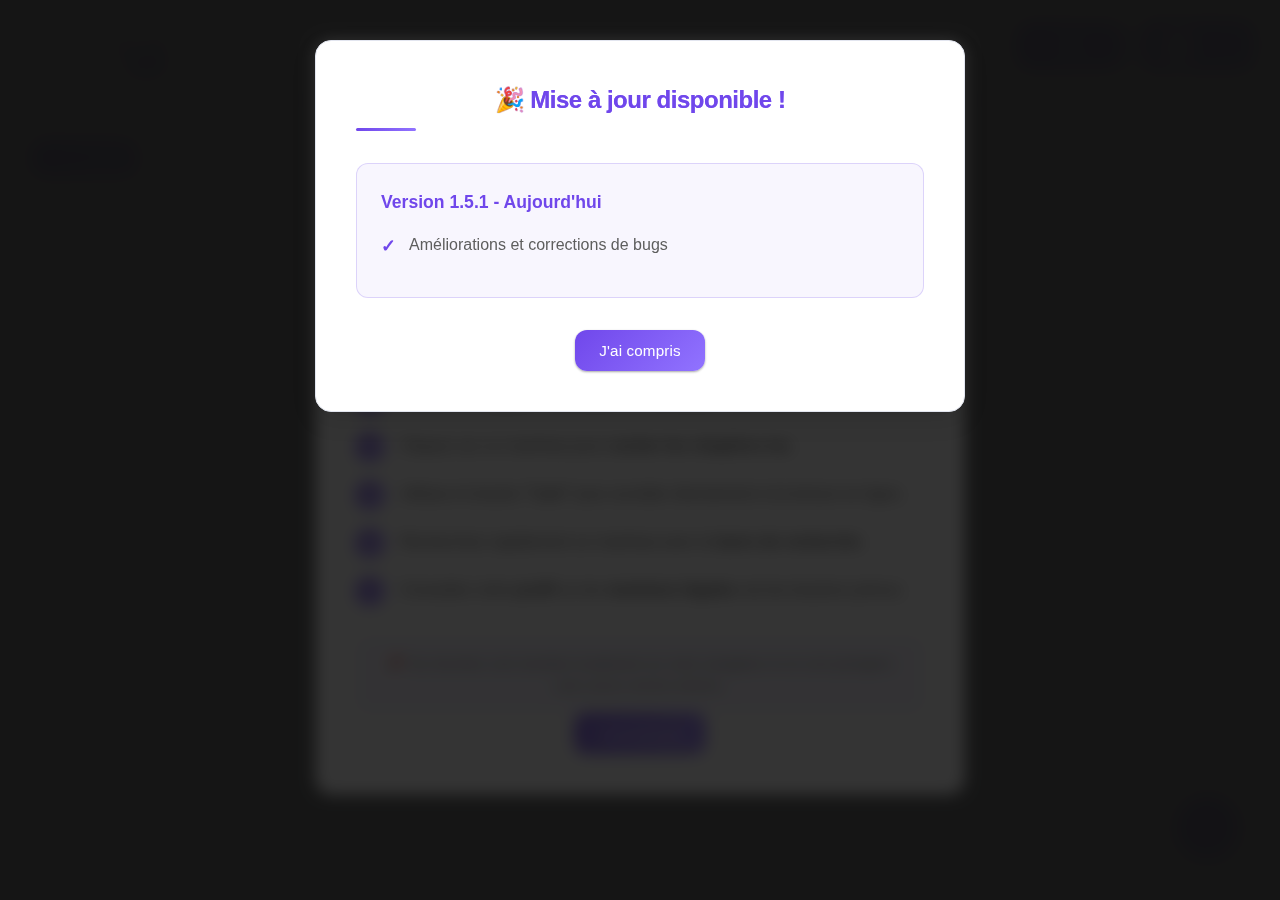
<file: index.html>
<!DOCTYPE html>
<html lang="fr">
<head>
    <meta charset="UTF-8">
    <meta name="viewport" content="width=device-width, initial-scale=1.0, maximum-scale=1.0, user-scalable=no">
    <title>IXWHA | Bibliothèque Manhwa</title>
    <link rel="icon" href="logo.png" type="image/x-icon">
    <link rel="stylesheet" href="styles.css">
</head>
<body>
    <header class="header">
        <div class="container header-content">
            <div class="site-logo">
    <svg width="120" height="32" viewBox="0 0 120 32" fill="none" xmlns="http://www.w3.org/2000/svg">
        <path d="M8 6V26" stroke="currentColor" stroke-width="3" stroke-linecap="round" stroke-linejoin="round"/>
        <path d="M20 6L32 26M32 6L20 26" stroke="currentColor" stroke-width="3" stroke-linecap="round" stroke-linejoin="round"/>
        <path d="M44 6L50 20L56 10L62 20L68 6" stroke="currentColor" stroke-width="3" stroke-linecap="round" stroke-linejoin="round"/>
        <path d="M80 6V26M92 6V26M80 16H92" stroke="currentColor" stroke-width="3" stroke-linecap="round" stroke-linejoin="round"/>
        <path d="M104 26L112 6L120 26M107 18H117" stroke="currentColor" stroke-width="3" stroke-linecap="round" stroke-linejoin="round"/>
    </svg>
    <span id="app-version" class="version-tag">1.3.1</span>
</div>
            
            <div class="search-box">
                <input type="text" class="search-input" placeholder="Rechercher un titre..." id="searchInput">
            </div>
            
            <div class="profile-section">
    <button class="help-button" id="helpButton">⌨️​</button>
    <a href="/profil" class="profile-button">
        <div class="profile-avatar">P</div>
        <span>Profil</span>
    </a>
</div>
    </header>

    <main class="container">
        <div class="tabs">
            <button class="tab active" data-tab="all">En cours</button>
            <button class="tab" data-tab="completed">Terminés</button>
        </div>

        <div class="library" id="library"></div>
    </main>

    <button class="add-button" id="addButton">+</button>
    <button class="legal-button" id="legalButton">Mentions légales</button>

<div class="modal" id="welcomeModal">
    <div class="modal-content welcome-modal">
        <h2>Bienvenue sur IXWHA ! 📚</h2>
        <p>Gérez facilement votre progression de lecture de manhwas avec une interface simple et rapide.</p>

        <div class="welcome-steps">
            <h3>Comment utiliser IXWHA :</h3>
            <ol>
                <li>
                    <div class="step-number">1</div>
                    <div>Cliquez sur le bouton <strong>+</strong> en bas à droite pour ajouter un manhwa.</div>
                </li>
                <li>
                    <div class="step-number">2</div>
                    <div>Renseignez le <strong>titre</strong>, l’<strong>URL de lecture</strong> et le <strong>nombre de chapitres</strong>.</div>
                </li>
                <li>
                    <div class="step-number">3</div>
                    <div>Utilisez les <strong>onglets "En cours" / "Terminés"</strong> pour filtrer votre collection.</div>
                </li>
                <li>
                    <div class="step-number">4</div>
                    <div>Cliquez sur un manhwa pour <strong>cocher les chapitres lus</strong>.</div>
                </li>
                <li>
                    <div class="step-number">5</div>
                    <div>Utilisez le bouton <strong>"Lire"</strong> pour accéder directement à la lecture en ligne.</div>
                </li>
                <li>
                    <div class="step-number">6</div>
                    <div>Recherchez rapidement un manhwa avec la <strong>barre de recherche</strong>.</div>
                </li>
                <li>
                    <div class="step-number">7</div>
                    <div>Consultez votre <strong>profil</strong> ou les <strong>mentions légales</strong> via les boutons prévus.</div>
                </li>
            </ol>
        </div>

        <p class="small-note">📌 Vos données sont stockées localement sur votre navigateur et ne sont partagées avec aucun service externe.</p>

        <button class="button" id="welcomeCloseBtn">Commencer</button>
    </div>
</div>

    <div class="modal" id="editModal">
        <div class="modal-content">
            <h2 id="modalTitle">Ajouter un manhwa</h2>
            <form id="manhwaForm">
                <div class="form-group">
                    <label for="titleInput">Titre (optionnel</label>
                    <input type="text" id="titleInput" required>
                </div>
                <div class="form-group">
                    <label for="coverInput">URL de la couverture</label>
                    <input type="text" id="coverInput">
                </div>
                <div class="form-group">
                    <label for="readUrlInput">URL du site de lecture</label>
                    <input type="url" id="readUrlInput" required>
                </div>
                <div class="form-group">
                    <label for="chaptersInput">Nombre de chapitres</label>
                    <input type="number" id="chaptersInput" required min="1">
                </div>
                <div class="form-buttons">
                    <button type="submit" class="button">Sauvegarder</button>
                    <button type="button" class="button secondary" id="editCancelBtn">Annuler</button>
                </div>
            </form>
        </div>
    </div>

    <div class="modal" id="chaptersModal">
        <div class="modal-content">
            <h2 id="chaptersTitle"></h2>
            <div class="chapters-grid" id="chaptersGrid"></div>
            <div class="form-buttons">
                <button class="button secondary" id="resetBtn">Réinitialiser</button>
                <button class="button" id="closeChaptersBtn">Fermer</button>
            </div>
        </div>
    </div>

    <div class="modal" id="resetProgressModal">
        <div class="modal-content">
            <h2>⚠️ Réinitialiser la progression</h2>
            <p>Êtes-vous sûr de vouloir réinitialiser la progression de ce manhwa ? Cette action est irréversible.</p>
            <div class="button-group">
                <button class="button delete-button-confirm" id="confirmResetBtn">Réinitialiser</button>
                <button class="button secondary" id="cancelResetBtn">Annuler</button>
            </div>
        </div>
    </div>

    <div class="modal" id="legalModal">
        <div class="modal-content">
            <h2>Mentions Légales</h2>
            <div class="legal-content">
                <p><strong>Dernière mise à jour :</strong> 13 janvier 2025</p>

                <h3>1. Présentation du service</h3>
                <p>IXWHA est un service personnel de suivi de lecture de manhwas. Ce service est fourni à titre gratuit et est destiné à un usage personnel uniquement.</p>

                <h3>2. Éditeur du service</h3>
                <p>Nom de l'entreprise : IXWHA</p>

                <h3>4. Responsabilité et contenu</h3>
                <p>
                    - IXWHA décline toute responsabilité en cas d'erreur, d'omission ou d'inexactitude dans les informations disponibles sur le site.<br>
                    - Les manhwas mentionnés ou indexés ne sont pas hébergés par IXWHA mais référencés via des tiers.<br>
                    - IXWHA n'est pas responsable de tout contenu sous licence détenu par des ayants droit.<br>
                    - Ces données sont stockées localement sur votre navigateur et ne sont pas transmises à des tiers.
                </p>

                <h3>5. Propriété intellectuelle</h3>
                <p>
                    Tous les éléments du site IXWHA sont protégés par les lois sur le droit d'auteur et la propriété intellectuelle.<br>
                    - Les manhwas référencés sont la propriété de leurs auteurs et éditeurs respectifs.
                </p>

                <h3>6. Protection des données personnelles</h3>
                <p>
                    IXWHA s'engage à respecter la confidentialité des données de ses utilisateurs.<br>
                    • Conformément au RGPD, vous avez le droit de consulter, corriger ou supprimer vos données à tout moment.<br>
                    • Ce site utilise des cookies pour améliorer l'expérience utilisateur.
                </p>
            </div>
            <div class="legal-buttons">
                <button class="button" id="legalCloseBtn">Accepter Et Fermer</button>
            </div>
        </div>
    </div>

    <div class="modal" id="deleteModal">
        <div class="modal-content">
            <h2>Confirmer la suppression</h2>
            <p>Êtes-vous sûr de vouloir supprimer ce manhwa ? Cette action est irréversible.</p>
            <div class="button-group">
                <button class="button delete-button-confirm" id="confirmDeleteBtn">Supprimer</button>
                <button class="button secondary" id="cancelDeleteBtn">Annuler</button>
            </div>
        </div>
    </div>

<div class="modal" id="updateModal">
    <div class="modal-content welcome-modal">
        <h2>🎉 Mise à jour disponible !</h2>
        <div id="updateContent">
        </div>
        <button class="button" id="updateCloseBtn">J'ai compris</button>
    </div>
</div>

<div class="modal" id="helpModal">
    <div class="modal-content">
        <h2>Raccourcis clavier <span class="keyboard-icon">⌨️</span></h2>
        
        <div class="shortcuts-content">
            <div class="shortcut-section">
                <h3>Navigation</h3>
                <ul class="shortcut-list">
                    <li>
                        <span class="shortcut-label">Onglet "En cours"</span>
                        <div class="shortcut-keys">
                            <kbd>Alt</kbd><span class="key-separator">+</span><kbd>1</kbd>
                        </div>
                    </li>
                    <li>
                        <span class="shortcut-label">Onglet "Terminés"</span>
                        <div class="shortcut-keys">
                            <kbd>Alt</kbd><span class="key-separator">+</span><kbd>2</kbd>
                        </div>
                    </li>
                </ul>
            </div>
            
            <div class="shortcut-section">
                <h3>Actions principales</h3>
                <ul class="shortcut-list">
                    <li>
                        <span class="shortcut-label">Ajouter un manhwa</span>
                        <div class="shortcut-keys">
                            <kbd>A</kbd><span class="key-separator">ou</span><kbd>+</kbd>
                        </div>
                    </li>
                    <li>
                        <span class="shortcut-label">Focus sur la recherche</span>
                        <div class="shortcut-keys">
                            <kbd>S</kbd>
                        </div>
                    </li>
                    <li>
                        <span class="shortcut-label">Mentions légales</span>
                        <div class="shortcut-keys">
                            <kbd>L</kbd>
                        </div>
                    </li>
                    <li>
                        <span class="shortcut-label">Fermer le modal actif</span>
                        <div class="shortcut-keys">
                            <kbd>Echap</kbd>
                        </div>
                    </li>
                </ul>
            </div>
            
            <div class="shortcut-section">
                <h3>Mode chapitres</h3>
                <ul class="shortcut-list">
                    <li>
                        <span class="shortcut-label">Cocher le chapitre correspondant</span>
                        <div class="shortcut-keys">
                            <kbd>1</kbd><span class="key-separator">+</span><kbd>9</kbd>
                        </div>
                    </li>
                    <li>
                        <span class="shortcut-label">Réinitialiser la progression</span>
                        <div class="shortcut-keys">
                            <kbd>R</kbd>
                        </div>
                    </li>
                </ul>
            </div>
        </div>
        
        <div class="form-buttons">
            <button class="button" id="helpCloseBtn">Fermer</button>
        </div>
    </div>
</div>

    <script src="script.js"></script>
</body>
</html>
</file>
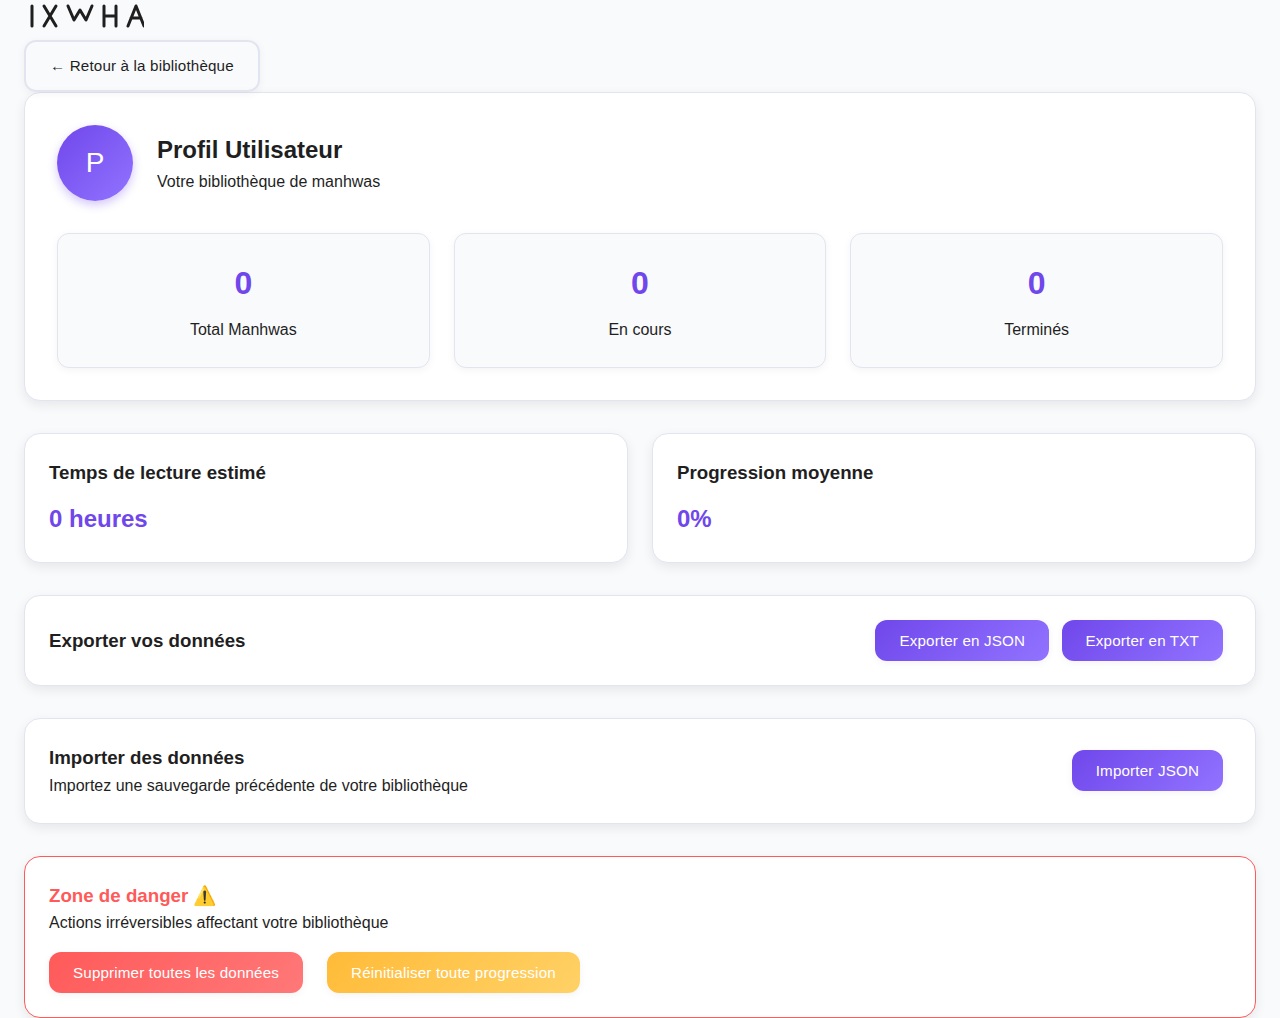
<file: profile.html>
<!DOCTYPE html>
<html lang="fr">
<head>
    <meta charset="UTF-8">
    <meta name="viewport" content="width=device-width, initial-scale=1.0">
    <title>IXWHA | Profil</title>
    <link rel="icon" href="logo.png" type="image/x-icon">
    <link rel="stylesheet" href="styles-profile.css">
</head>
<body>
    <header class="header">
        <div class="container header-content">
            <div class="site-logo">
                <svg width="120" height="32" viewBox="0 0 120 32" fill="none" xmlns="http://www.w3.org/2000/svg">
                    <path d="M8 6V26" stroke="currentColor" stroke-width="3" stroke-linecap="round" stroke-linejoin="round"/>
                    <path d="M20 6L32 26M32 6L20 26" stroke="currentColor" stroke-width="3" stroke-linecap="round" stroke-linejoin="round"/>
                    <path d="M44 6L50 20L56 10L62 20L68 6" stroke="currentColor" stroke-width="3" stroke-linecap="round" stroke-linejoin="round"/>
                    <path d="M80 6V26M92 6V26M80 16H92" stroke="currentColor" stroke-width="3" stroke-linecap="round" stroke-linejoin="round"/>
                    <path d="M104 26L112 6L120 26M107 18H117" stroke="currentColor" stroke-width="3" stroke-linecap="round" stroke-linejoin="round"/>
                </svg>
            </div>
            <a href="https://ixwha.vercel.app/" class="button secondary">← Retour à la bibliothèque</a>
        </div>
    </header>

    <main class="container">
        <div class="profile-section">
            <div class="profile-header">
                <div class="profile-avatar">P</div>
                <div>
                    <h2>Profil Utilisateur</h2>
                    <p>Votre bibliothèque de manhwas</p>
                </div>
            </div>

            <div class="stats-grid">
                <div class="stat-card">
                    <div class="stat-value" id="totalManhwas">0</div>
                    <div>Total Manhwas</div>
                </div>
                <div class="stat-card">
                    <div class="stat-value" id="inProgressManhwas">0</div>
                    <div>En cours</div>
                </div>
                <div class="stat-card">
                    <div class="stat-value" id="completedManhwas">0</div>
                    <div>Terminés</div>
                </div>
            </div>
        </div>

        <div class="reading-stats">
            <div class="reading-stats-card">
                <h3>Temps de lecture estimé</h3>
                <div class="reading-stats-value" id="totalReadingTime">0 heures</div>
            </div>
            <div class="reading-stats-card">
                <h3>Progression moyenne</h3>
                <div class="reading-stats-value" id="averageProgress">0%</div>
            </div>
        </div>

        <div class="export-section">
            <h3>Exporter vos données</h3>
            <div>
                <button class="button" id="exportJsonBtn">Exporter en JSON</button>
                <button class="button" id="exportTxtBtn">Exporter en TXT</button>
            </div>
        </div>

        <div class="export-section">
            <div>
                <h3>Importer des données</h3>
                <p>Importez une sauvegarde précédente de votre bibliothèque</p>
            </div>
            <input type="file" id="importInput" accept=".json" style="display:none;">
            <button class="button" id="importBtn">Importer JSON</button>
            
            <div id="importSuccessPopup">
                Données importées avec succès !
            </div>
        </div>

        <div class="danger-zone">
            <h3>Zone de danger ⚠️</h3>
            <p>Actions irréversibles affectant votre bibliothèque</p>
            <div class="danger-buttons">
                <button class="button danger" id="deleteDataBtn">Supprimer toutes les données</button>
                <button class="button warning" id="resetProgressBtn">Réinitialiser toute progression</button>
            </div>
        </div>
    </main>

    <!-- Modal de confirmation de suppression -->
    <div class="modal" id="deleteDataModal">
        <div class="modal-content">
            <h2>⚠️ Attention</h2>
            <p>Êtes-vous sûr de vouloir supprimer toutes vos données ? Cette action est irréversible.</p>
            <div class="modal-buttons">
                <button class="button danger" id="confirmDeleteBtn">Supprimer</button>
                <button class="button secondary" id="cancelDeleteBtn">Annuler</button>
            </div>
        </div>
    </div>

    <script src="script-profile.js"></script>
</body>
</html>
</file>
<file: styles.css>
:root {
  --primary: #7047EB;
  --primary-light: #9173FF;
  --primary-dark: #4B22DC;
  --text-primary: #1F1F1F;
  --text-secondary: #5E5E5E;
  --text-light: #FFFFFF;
  --background: #F9FAFC;
  --card-bg: #FFFFFF;
  --border: #E2E5EF;
  --success: #38CB89;
  --warning: #FFBB38;
  --danger: #FF5A5A;
  --modal-bg: rgba(17, 17, 17, 0.85);
  --shadow-sm: 0 2px 8px rgba(0, 0, 0, 0.05);
  --shadow-md: 0 4px 12px rgba(0, 0, 0, 0.08);
  --shadow-lg: 0 8px 24px rgba(0, 0, 0, 0.12);
  --radius-sm: 8px;
  --radius-md: 12px;
  --radius-lg: 16px;
  --transition: all 0.3s cubic-bezier(0.25, 0.8, 0.25, 1);
}

@media (prefers-color-scheme: dark) {
  :root {
    --primary: #9173FF;
    --primary-light: #B79EFF;
    --primary-dark: #6E47EB;
    --text-primary: #F5F5F5;
    --text-secondary: #B4B4B4;
    --text-light: #FFFFFF;
    --background: #121214;
    --card-bg: #1E1E21;
    --border: #2A2A2E;
    --modal-bg: rgba(0, 0, 0, 0.9);
    --shadow-sm: 0 2px 10px rgba(0, 0, 0, 0.2);
    --shadow-md: 0 4px 15px rgba(0, 0, 0, 0.25);
    --shadow-lg: 0 8px 30px rgba(0, 0, 0, 0.35);
  }
}

* {
  margin: 0;
  padding: 0;
  box-sizing: border-box;
}

body {
  font-family: 'Inter', -apple-system, BlinkMacSystemFont, 'Segoe UI', Roboto, sans-serif;
  background-color: var(--background);
  color: var(--text-primary);
  line-height: 1.6;
  font-size: 16px;
  -webkit-font-smoothing: antialiased;
  -moz-osx-font-smoothing: grayscale;
}

.container {
  max-width: 1280px;
  margin: 0 auto;
  padding: 0 1.5rem;
}

/* Header */
.header {
  background-color: var(--card-bg);
  padding: 1.25rem 0;
  border-bottom: 1px solid var(--border);
  margin-bottom: 2.5rem;
  box-shadow: var(--shadow-sm);
  position: sticky;
  top: 0;
  z-index: 100;
  backdrop-filter: blur(10px);
}

.header-content {
  display: flex;
  justify-content: space-between;
  align-items: center;
  gap: 2rem;
}

.site-logo {
  display: flex;
  align-items: center;
  flex-shrink: 0;
  position: relative;
}

.site-logo svg {
  height: 38px;
  width: auto;
  color: var(--primary);
  transition: var(--transition);
}

.site-logo svg:hover {
  transform: scale(1.05);
  filter: drop-shadow(0 0 8px rgba(112, 71, 235, 0.5));
}

.version-tag {
  position: absolute;
  bottom: -0.75rem;
  right: 0;
  background: var(--primary-light);
  color: var(--text-light);
  font-size: 0.65rem;
  padding: 0.15rem 0.5rem;
  border-radius: 10px;
  font-weight: 600;
  letter-spacing: 0.05em;
  box-shadow: var(--shadow-sm);
}

.search-box {
  flex: 0 1 400px;
  position: relative;
}

.search-input {
  width: 100%;
  padding: 0.75rem 1.25rem;
  border: 2px solid var(--border);
  border-radius: var(--radius-md);
  background: var(--card-bg);
  color: var(--text-primary);
  font-size: 0.95rem;
  transition: var(--transition);
  box-shadow: var(--shadow-sm);
}

.search-input:focus {
  outline: none;
  border-color: var(--primary-light);
  box-shadow: 0 0 0 3px rgba(112, 71, 235, 0.15);
}

.search-input::placeholder {
  color: var(--text-secondary);
  opacity: 0.7;
}

/* Profile */
.profile-section {
  display: flex;
    flex-direction: row;
    align-items: center;
    justify-content: flex-end;
}

.profile-button {
  display: flex;
  align-items: center;
  gap: 0.6rem;
  padding: 0.6rem 1.2rem;
  background: linear-gradient(135deg, var(--primary), var(--primary-light));
  border: none;
  border-radius: var(--radius-md);
  color: white;
  cursor: pointer;
  box-shadow: var(--shadow-md);
  transition: var(--transition);
  text-decoration: none;
  font-size: 0.9rem;
  font-weight: 500;
  letter-spacing: 0.02em;
}

.profile-button:hover {
  transform: translateY(-2px);
  box-shadow: 0 6px 15px rgba(112, 71, 235, 0.35);
}

.profile-avatar {
  width: 32px;
  height: 32px;
  border-radius: 50%;
  background: rgba(255, 255, 255, 0.9);
  display: flex;
  align-items: center;
  justify-content: center;
  color: var(--primary);
  font-size: 0.85rem;
  font-weight: bold;
  box-shadow: 0 0 0 2px rgba(255, 255, 255, 0.3);
}

/* Tabs */
.tabs {
  display: inline-flex;
  padding: 0.4rem;
  background: var(--card-bg);
  border: 1px solid var(--border);
  border-radius: var(--radius-lg);
  margin-bottom: 2.5rem;
  box-shadow: var(--shadow-sm);
}

.tab {
  padding: 0.6rem 1.5rem;
  border: none;
  background: none;
  color: var(--text-secondary);
  cursor: pointer;
  border-radius: var(--radius-md);
  font-weight: 500;
  transition: var(--transition);
  font-size: 0.95rem;
}

.tab:hover {
  color: var(--primary);
}

.tab.active {
  background: linear-gradient(135deg, var(--primary), var(--primary-light));
  color: white;
  box-shadow: var(--shadow-sm);
}

/* Library */
.library {
  display: grid;
  grid-template-columns: repeat(auto-fill, minmax(220px, 1fr));
  gap: 2rem;
  padding-bottom: 6rem;
}

.manhwa-card {
  position: relative;
  background: var(--card-bg);
  border-radius: var(--radius-lg);
  overflow: hidden;
  transition: var(--transition);
  box-shadow: var(--shadow-sm);
  border: 1px solid var(--border);
  height: 100%;
  display: flex;
  flex-direction: column;
}

.manhwa-card:hover {
  transform: translateY(-4px);
  box-shadow: var(--shadow-md);
  border-color: var(--primary-light);
}

.edit-buttons {
  position: absolute;
  top: 0.75rem;
  right: 0.75rem;
  display: flex;
  gap: 0.5rem;
  opacity: 0;
  transition: var(--transition);
  background: rgba(0, 0, 0, 0.65);
  padding: 0.35rem;
  border-radius: var(--radius-sm);
  z-index: 10;
  backdrop-filter: blur(8px);
}

.manhwa-card:hover .edit-buttons {
  opacity: 1;
}

.edit-button, .delete-button, .favorite-button {
  width: 30px;
  height: 30px;
  display: flex;
  align-items: center;
  justify-content: center;
  border: none;
  border-radius: var(--radius-sm);
  cursor: pointer;
  background: rgba(255, 255, 255, 0.15);
  color: white;
  transition: var(--transition);
}

.edit-button:hover, .delete-button:hover {
  background: rgba(255, 255, 255, 0.3);
  transform: scale(1.1);
}

.delete-button:hover {
  background: var(--danger);
}

.cover-container {
  position: relative;
  padding-top: 145%;
}

.cover-image {
  position: absolute;
  top: 0;
  left: 0;
  width: 100%;
  height: 100%;
  object-fit: cover;
  transition: var(--transition);
}

.manhwa-card:hover .cover-image {
  transform: scale(1.03);
}

.cover-container::after {
  content: '';
  position: absolute;
  bottom: 0;
  left: 0;
  width: 100%;
  height: 50%;
  background: linear-gradient(to top, var(--card-bg), transparent);
  pointer-events: none;
}

.manhwa-info {
  padding: 1.25rem;
  position: relative;
  flex-grow: 1;
  display: flex;
  flex-direction: column;
}

.manhwa-title {
  font-size: 1.1rem;
  font-weight: 600;
  margin-bottom: 1rem;
  line-height: 1.3;
  overflow: hidden;
  text-overflow: ellipsis;
  display: -webkit-box;
  -webkit-line-clamp: 2;
  -webkit-box-orient: vertical;
  min-height: 2.6rem;
}

.progress-container {
  margin: 0.75rem 0 1rem;
}

.progress-bar {
  height: 8px;
  background: rgba(112, 71, 235, 0.15);
  border-radius: 4px;
  overflow: hidden;
  margin-bottom: 0.75rem;
}

.progress-fill {
  height: 100%;
  background: linear-gradient(90deg, var(--primary), var(--primary-light));
  transition: width 0.5s cubic-bezier(0.34, 1.56, 0.64, 1);
  border-radius: 4px;
  box-shadow: 0 0 10px rgba(112, 71, 235, 0.4);
}

.progress-fill.animated {
  animation: progressPulse 2s ease infinite;
}

@keyframes progressPulse {
  0% { box-shadow: 0 0 10px rgba(112, 71, 235, 0.4); }
  50% { box-shadow: 0 0 20px rgba(112, 71, 235, 0.7); }
  100% { box-shadow: 0 0 10px rgba(112, 71, 235, 0.4); }
}

.chapter-info {
  display: flex;
  align-items: center;
  justify-content: space-between;
  font-size: 0.9rem;
  color: var(--text-secondary);
  margin-top: auto;
}

/* Read button */
.read-button {
  display: inline-flex;
  align-items: center;
  padding: 0.5rem 0.9rem;
  background: linear-gradient(135deg, var(--primary), var(--primary-light));
  color: white;
  border: none;
  border-radius: var(--radius-sm);
  cursor: pointer;
  text-decoration: none;
  font-size: 0.85rem;
  font-weight: 500;
  transition: var(--transition);
  gap: 0.4rem;
  box-shadow: var(--shadow-sm);
}

.read-button:hover {
  transform: translateY(-2px);
  box-shadow: 0 4px 12px rgba(112, 71, 235, 0.35);
}

.read-button svg {
  width: 16px;
  height: 16px;
}

/* Buttons */
.button {
  display: inline-flex;
  align-items: center;
  justify-content: center;
  padding: 0.75rem 1.5rem;
  border: none;
  border-radius: var(--radius-md);
  background: linear-gradient(135deg, var(--primary), var(--primary-light));
  color: white;
  cursor: pointer;
  font-size: 0.95rem;
  font-weight: 500;
  transition: var(--transition);
  text-decoration: none;
  box-shadow: var(--shadow-sm);
  letter-spacing: 0.01em;
}

.button:hover {
  transform: translateY(-2px);
  box-shadow: 0 5px 15px rgba(112, 71, 235, 0.3);
}

.button.secondary {
  background: transparent;
  border: 2px solid var(--border);
  color: var(--text-primary);
}

.button.secondary:hover {
  background: rgba(112, 71, 235, 0.1);
  border-color: var(--primary-light);
  color: var(--primary);
}

.delete-button-confirm {
  background: linear-gradient(135deg, var(--danger), #FF7878) !important;
}

.delete-button-confirm:hover {
  box-shadow: 0 5px 15px rgba(255, 90, 90, 0.3) !important;
}

.add-button {
  position: fixed;
  bottom: 2.5rem;
  right: 2.5rem;
  width: 4rem;
  height: 4rem;
  border-radius: 50%;
  background: linear-gradient(135deg, var(--primary), var(--primary-light));
  color: white;
  border: none;
  font-size: 1.75rem;
  cursor: pointer;
  box-shadow: var(--shadow-lg);
  transition: var(--transition);
  display: flex;
  align-items: center;
  justify-content: center;
  z-index: 50;
}

.add-button:hover {
  transform: translateY(-4px) rotate(90deg);
  box-shadow: 0 8px 25px rgba(112, 71, 235, 0.4);
}

.legal-button {
  position: fixed;
  bottom: 2.5rem;
  left: 2.5rem;
  padding: 0.6rem 1.2rem;
  background: var(--card-bg);
  border: 1px solid var(--border);
  border-radius: var(--radius-md);
  color: var(--text-secondary);
  cursor: pointer;
  font-size: 0.85rem;
  box-shadow: var(--shadow-sm);
  transition: var(--transition);
  font-weight: 500;
  z-index: 50;
}

.legal-button:hover {
  transform: translateY(-2px);
  color: var(--primary);
  border-color: var(--primary-light);
  box-shadow: var(--shadow-md);
}

.form-buttons, .button-group {
  display: flex;
  gap: 1rem;
  justify-content: center;
  margin-top: 1.5rem;
}

/* Modal */
.modal {
  display: none;
  position: fixed;
  top: 0;
  left: 0;
  width: 100%;
  height: 100%;
  background: var(--modal-bg);
  z-index: 1000;
  backdrop-filter: blur(8px);
}

.modal-content {
  position: relative;
  max-width: 550px;
  margin: 2.5rem auto;
  padding: 2rem;
  background: var(--card-bg);
  border-radius: var(--radius-lg);
  max-height: 90vh;
  overflow-y: auto;
  box-shadow: var(--shadow-lg);
  border: 1px solid var(--border);
  animation: modalOpen 0.4s cubic-bezier(0.68, -0.55, 0.27, 1.55);
}

@keyframes modalOpen {
  from { 
    opacity: 0;
    transform: translateY(-20px) scale(0.95);
  }
  to {
    opacity: 1;
    transform: translateY(0) scale(1);
  }
}

.form-group {
  margin-bottom: 1.5rem;
}

.form-group label {
  display: block;
  margin-bottom: 0.5rem;
  font-size: 0.9rem;
  font-weight: 500;
  color: var(--text-secondary);
}

.form-group input {
  width: 100%;
  padding: 0.75rem 1rem;
  border: 2px solid var(--border);
  border-radius: var(--radius-md);
  background: var(--card-bg);
  color: var(--text-primary);
  font-size: 0.95rem;
  transition: var(--transition);
}

.form-group input:focus {
  outline: none;
  border-color: var(--primary-light);
  box-shadow: 0 0 0 3px rgba(112, 71, 235, 0.15);
}

/* Chapters grid */
.chapters-grid {
  display: grid;
  grid-template-columns: repeat(auto-fill, minmax(65px, 1fr));
  gap: 0.75rem;
  margin: 1.5rem 0;
}

.chapter-item {
  padding: 0.6rem 0.4rem;
  background: var(--card-bg);
  border: 2px solid var(--border);
  border-radius: var(--radius-sm);
  text-align: center;
  cursor: pointer;
  font-size: 0.85rem;
  font-weight: 500;
  transition: var(--transition);
}

.chapter-item:hover {
  transform: translateY(-2px);
  border-color: var(--primary-light);
  box-shadow: var(--shadow-sm);
}

.chapter-item.read {
  background: linear-gradient(135deg, var(--primary), var(--primary-light));
  color: white;
  border-color: var(--primary);
  box-shadow: 0 2px 8px rgba(112, 71, 235, 0.3);
}

/* Welcome modal */
.welcome-modal {
  text-align: center;
  padding: 2.5rem;
  max-width: 650px;
}

.welcome-modal h2 {
  font-size: 1.9rem;
  font-weight: 700;
  margin-bottom: 1.5rem;
  background: linear-gradient(to right, var(--primary), var(--primary-light));
  -webkit-background-clip: text;
  background-clip: text;
  color: transparent;
}

.welcome-steps {
  text-align: left;
  margin: 2rem 0;
}

.welcome-steps h3 {
  margin-bottom: 1.25rem;
  font-size: 1.2rem;
  color: var(--text-primary);
}

.welcome-steps li {
  margin-bottom: 1.25rem;
  display: flex;
  align-items: flex-start;
  gap: 1rem;
}

.step-number {
  width: 28px;
  height: 28px;
  background: linear-gradient(135deg, var(--primary), var(--primary-light));
  color: white;
  border-radius: 50%;
  display: flex;
  align-items: center;
  justify-content: center;
  font-size: 0.9rem;
  flex-shrink: 0;
  box-shadow: 0 2px 8px rgba(112, 71, 235, 0.3);
  font-weight: 600;
}

.small-note {
  font-size: 0.85rem;
  color: var(--text-secondary);
  padding: 1rem;
  background: rgba(112, 71, 235, 0.08);
  border-radius: var(--radius-md);
  margin-top: 1.5rem;
}

/* Legal modal */
.legal-content {
  line-height: 1.7;
  color: var(--text-secondary);
}

.legal-content h3 {
  margin-top: 1.75rem;
  margin-bottom: 0.75rem;
  color: var(--text-primary);
  font-size: 1.15rem;
}

.legal-content p {
  margin-bottom: 1.25rem;
}

.legal-buttons {
  margin-top: 2.5rem;
  text-align: right;
}

/* Empty state */
.empty-state {
  text-align: center;
  padding: 5rem 1rem;
  color: var(--text-secondary);
  background: var(--card-bg);
  border-radius: var(--radius-lg);
  border: 1px dashed var(--border);
  margin: 2rem 0;
}

.empty-state p {
  font-size: 1.1rem;
  margin-bottom: 1.5rem;
}

/* Animations */
@keyframes fadeIn {
  from { opacity: 0; }
  to { opacity: 1; }
}

.fade-in {
  animation: fadeIn 0.4s ease-out;
}

/* Favorite styles */
.favorite-button {
  opacity: 0.7;
  transition: var(--transition);
}

.favorite-button.active {
  color: #FFD700;
  opacity: 1;
  text-shadow: 0 0 10px rgba(255, 215, 0, 0.6);
  transform: scale(1.2);
}

.favorite-button:hover {
  opacity: 1;
  background: rgba(255, 255, 255, 0.2);
  transform: scale(1.15);
}

.manhwa-card.favorite {
  box-shadow: 0 0 0 2px #FFD700, var(--shadow-md);
}

@media (prefers-color-scheme: dark) {
  .manhwa-card.favorite {
    box-shadow: 0 0 0 2px #FFD700, 0 0 16px rgba(255, 215, 0, 0.4);
  }
}

/* Styles pour le modal de mise à jour */
.update-info {
  font-style: italic;
  color: var(--text-secondary);
  margin-bottom: 1.5rem;
  text-align: center;
  font-size: 0.9rem;
}

.update-notes {
  margin: 2rem 0;
  text-align: left;
  background: rgba(112, 71, 235, 0.05);
  padding: 1.5rem;
  border-radius: var(--radius-md);
  border: 1px solid rgba(112, 71, 235, 0.2);
}

.update-date {
  font-weight: 600;
  margin-bottom: 1rem;
  color: var(--primary);
  font-size: 1.1rem;
}

.feature-list {
  list-style-type: none;
  padding-left: 0;
}

.feature-list li {
  position: relative;
  padding-left: 1.75rem;
  margin-bottom: 1rem;
  line-height: 1.5;
  color: var(--text-secondary);
}

.feature-list li:before {
  content: "✓";
  position: absolute;
  left: 0;
  color: var(--primary);
  font-weight: bold;
  font-size: 1.1rem;
}

/* Loading indicator */
.loading {
  background-image: url("data:image/svg+xml,%3Csvg xmlns='http://www.w3.org/2000/svg' width='24' height='24' viewBox='0 0 24 24'%3E%3Cpath fill='%237047EB' d='M12,4a8,8,0,0,1,7.89,6.7A1.53,1.53,0,0,0,21.38,12h0a1.5,1.5,0,0,0,1.48-1.75,11,11,0,0,0-21.72,0A1.5,1.5,0,0,0,2.62,12h0a1.53,1.53,0,0,0,1.49-1.3A8,8,0,0,1,12,4Z'%3E%3CanimateTransform attributeName='transform' type='rotate' dur='0.75s' values='0 12 12;360 12 12' repeatCount='indefinite'/%3E%3C/path%3E%3C/svg%3E");
  background-repeat: no-repeat;
  background-position: right 10px center;
  background-size: 20px 20px;
}

/* Media queries */
@media screen and (max-width: 992px) {
  .library {
    grid-template-columns: repeat(auto-fill, minmax(190px, 1fr));
    gap: 1.5rem;
  }
}

@media screen and (max-width: 768px) {
  .header-content {
    flex-direction: column;
    gap: 1.25rem;
    align-items: center;
  }
  
  .search-box {
    width: 100%;
    flex: 1;
  }
  
  .profile-section {
    width: 100%;
  }
  
  .profile-button {
    width: 100%;
    justify-content: center;
  }
  
  .library {
    grid-template-columns: repeat(auto-fill, minmax(160px, 1fr));
    gap: 1.25rem;
  }
  
  .manhwa-card {
    transition: none;
  }
  
  .edit-buttons {
    opacity: 1;
    background: rgba(0, 0, 0, 0.6);
  }
  
  .add-button {
    width: 3.5rem;
    height: 3.5rem;
    bottom: 2rem;
    right: 2rem;
    font-size: 1.5rem;
  }
  
  .legal-button {
    width: auto;
    bottom: 2rem;
    left: 2rem;
  }
  
  .modal-content {
    padding: 1.5rem;
    margin: 1.5rem;
    max-width: calc(100% - 3rem);
  }
  
  .welcome-modal {
    padding: 1.5rem;
  }
  
  .chapters-grid {
    grid-template-columns: repeat(auto-fill, minmax(55px, 1fr));
  }
  
  .manhwa-title {
    font-size: 1rem;
  }
}

@media (max-width: 480px) {
  .tabs {
    width: 100%;
    justify-content: space-between;
  }
  
  .tab {
    flex: 1;
    padding: 0.6rem 0.5rem;
    text-align: center;
  }
  
  .library {
    grid-template-columns: repeat(auto-fill, minmax(140px, 1fr));
    gap: 1rem;
  }
  
  .site-logo svg {
    height: 30px;
  }
  
  .manhwa-title {
    font-size: 0.9rem;
    -webkit-line-clamp: 1;
    min-height: 1.3rem;
  }
  
  .chapter-info {
    font-size: 0.8rem;
  }
  
  .read-button {
    padding: 0.4rem 0.7rem;
    font-size: 0.8rem;
  }
  
  .chapter-item {
    font-size: 0.8rem;
    padding: 0.5rem 0.3rem;
  }
  
  .add-button {
    width: 3rem;
    height: 3rem;
    bottom: 1.5rem;
    right: 1.5rem;
  }
  
  .legal-button {
    bottom: 1.5rem;
    left: 1.5rem;
    padding: 0.5rem 0.8rem;
  }
}

/* Extra small screens */
@media screen and (max-width: 360px) {
  .library {
    grid-template-columns: repeat(auto-fill, minmax(120px, 1fr));
  }
  
  .modal-content {
    padding: 1.25rem;
    margin: 1rem;
    max-width: calc(100% - 2rem);
  }
  
  .chapters-grid {
    grid-template-columns: repeat(auto-fill, minmax(45px, 1fr));
    gap: 0.5rem;
  }
  
  .chapter-item {
    padding: 0.4rem 0.2rem;
    font-size: 0.75rem;
  }
}

/* Animations supplémentaires */
@keyframes pulse {
  0% { transform: scale(1); }
  50% { transform: scale(1.05); }
  100% { transform: scale(1); }
}

.pulse {
  animation: pulse 2s infinite ease-in-out;
}

/* Smooth scrolling */
html {
  scroll-behavior: smooth;
}

/* Personnalisation de la barre de défilement */
::-webkit-scrollbar {
  width: 8px;
  height: 8px;
}

::-webkit-scrollbar-track {
  background: var(--card-bg);
  border-radius: 4px;
}

::-webkit-scrollbar-thumb {
  background: linear-gradient(var(--primary-light), var(--primary));
  border-radius: 4px;
}

::-webkit-scrollbar-thumb:hover {
  background: var(--primary);
}

/* Effets hover supplémentaires */
.manhwa-card::before {
  content: '';
  position: absolute;
  top: 0;
  left: 0;
  width: 100%;
  height: 100%;
  border-radius: var(--radius-lg);
  box-shadow: 0 0 0 0 rgba(112, 71, 235, 0);
  opacity: 0;
  transition: var(--transition);
  z-index: -1;
}

.manhwa-card:hover::before {
  box-shadow: 0 0 0 4px rgba(112, 71, 235, 0.3);
  opacity: 1;
}

/* Améliorations des formulaires */
input:focus::placeholder {
  opacity: 0.4;
  transform: translateX(4px);
  transition: var(--transition);
}

/* Titres modaux */
.modal-content h2 {
  font-size: 1.5rem;
  font-weight: 700;
  margin-bottom: 1.5rem;
  color: var(--primary);
  position: relative;
  padding-bottom: 0.75rem;
}

.modal-content h2::after {
  content: '';
  position: absolute;
  left: 0;
  bottom: 0;
  width: 60px;
  height: 3px;
  background: linear-gradient(to right, var(--primary), var(--primary-light));
  border-radius: 2px;
}

/* Bouton d'ajout avec animation d'ondes */
.add-button::after {
  content: '';
  position: absolute;
  top: 0;
  left: 0;
  width: 100%;
  height: 100%;
  border-radius: 50%;
  background: rgba(112, 71, 235, 0.7);
  z-index: -1;
  animation: ripple 2.5s infinite ease-out;
  opacity: 0;
}

@keyframes ripple {
  0% {
    transform: scale(1);
    opacity: 0.5;
  }
  100% {
    transform: scale(1.6);
    opacity: 0;
  }
}

/* Amélioration de l'effet hover sur les boutons */
.button {
  position: relative;
  overflow: hidden;
}

.button::before {
  content: '';
  position: absolute;
  top: 50%;
  left: 50%;
  width: 200%;
  height: 200%;
  background: radial-gradient(circle, rgba(255, 255, 255, 0.3) 0%, rgba(255, 255, 255, 0) 70%);
  transform: translate(-50%, -50%) scale(0);
  opacity: 0;
  transition: transform 0.5s cubic-bezier(0.4, 0, 0.2, 1), opacity 0.5s;
}

.button:hover::before {
  transform: translate(-50%, -50%) scale(1);
  opacity: 1;
}

/* Effet de badge pour les nouveaux chapitres */
.new-chapter-badge {
  position: absolute;
  top: -8px;
  right: -8px;
  background: linear-gradient(135deg, #FF5A5A, #FF8A8A);
  color: white;
  font-size: 0.7rem;
  font-weight: 600;
  padding: 0.25rem 0.5rem;
  border-radius: 12px;
  box-shadow: 0 2px 6px rgba(255, 90, 90, 0.4);
  z-index: 5;
  transform: scale(0);
  animation: popIn 0.3s cubic-bezier(0.34, 1.56, 0.64, 1) forwards;
}

@keyframes popIn {
  0% { transform: scale(0); }
  70% { transform: scale(1.2); }
  100% { transform: scale(1); }
}

/* Effet de statut terminal pour les manhwas terminés */
.completed-badge {
  position: absolute;
  top: 0.75rem;
  left: 0.75rem;
  background: linear-gradient(135deg, var(--success), #77E2B3);
  color: white;
  font-size: 0.7rem;
  font-weight: 600;
  padding: 0.25rem 0.5rem;
  border-radius: 12px;
  box-shadow: 0 2px 6px rgba(56, 203, 137, 0.3);
  z-index: 5;
}

/* Amélioration du mode sombre */
@media (prefers-color-scheme: dark) {
  .manhwa-card {
    box-shadow: 0 4px 20px rgba(0, 0, 0, 0.2);
  }
  
  .modal-content {
    box-shadow: 0 8px 30px rgba(0, 0, 0, 0.5);
  }
  
  .progress-bar {
    background: rgba(112, 71, 235, 0.2);
  }
  
  .add-button {
    box-shadow: 0 4px 20px rgba(112, 71, 235, 0.5);
  }
  
  .search-input {
    box-shadow: 0 2px 10px rgba(0, 0, 0, 0.1);
  }
  
  .cover-container::after {
    background: linear-gradient(to top, rgba(30, 30, 33, 0.95), transparent);
  }
  
  .small-note {
    background: rgba(112, 71, 235, 0.12);
  }
}

/* Skeleton loading animation */
.loading-skeleton {
  position: relative;
  overflow: hidden;
  background: var(--border);
  border-radius: var(--radius-md);
}

.loading-skeleton::after {
  content: "";
  position: absolute;
  top: 0;
  right: 0;
  bottom: 0;
  left: 0;
  transform: translateX(-100%);
  background-image: linear-gradient(
    90deg,
    rgba(255, 255, 255, 0) 0,
    rgba(255, 255, 255, 0.1) 20%,
    rgba(255, 255, 255, 0.2) 60%,
    rgba(255, 255, 255, 0)
  );
  animation: shimmer 2s infinite;
}

@keyframes shimmer {
  100% {
    transform: translateX(100%);
  }
}

/* Transition de page */
.page-transition {
  position: fixed;
  top: 0;
  left: 0;
  width: 100%;
  height: 100%;
  background: var(--background);
  z-index: 9999;
  transform-origin: bottom;
  transform: scaleY(0);
  pointer-events: none;
}

.page-transition.active {
  animation: pageTransition 0.6s cubic-bezier(0.86, 0, 0.07, 1);
}

@keyframes pageTransition {
  0% { transform: scaleY(0); transform-origin: bottom; }
  50% { transform: scaleY(1); transform-origin: bottom; }
  50.1% { transform: scaleY(1); transform-origin: top; }
  100% { transform: scaleY(0); transform-origin: top; }
}

/* Effet de feedback tactile */
@media (hover: hover) {
  .button:active, 
  .tab:active, 
  .chapter-item:active, 
  .manhwa-card:active {
    transform: scale(0.97);
  }
}

/* Toast notifications */
.toast {
  position: fixed;
  bottom: 2rem;
  left: 50%;
  transform: translateX(-50%) translateY(100px);
  background: var(--card-bg);
  color: var(--text-primary);
  padding: 0.75rem 1.25rem;
  border-radius: var(--radius-md);
  box-shadow: var(--shadow-lg);
  z-index: 1000;
  opacity: 0;
  transition: transform 0.3s cubic-bezier(0.68, -0.55, 0.27, 1.55), opacity 0.3s;
  border-left: 4px solid var(--primary);
  font-weight: 500;
  font-size: 0.9rem;
  max-width: 90%;
}

.toast.success {
  border-left-color: var(--success);
}

.toast.error {
  border-left-color: var(--danger);
}

.toast.warning {
  border-left-color: var(--warning);
}

.toast.show {
  transform: translateX(-50%) translateY(0);
  opacity: 1;
}

/* Logo animation */
.site-logo svg path {
  transition: stroke-dasharray 0.6s, stroke-dashoffset 0.6s;
}

.site-logo:hover svg path {
  stroke-dasharray: 50;
  animation: dashAnimation 1.5s linear;
}

@keyframes dashAnimation {
  0% { stroke-dashoffset: 50; }
  100% { stroke-dashoffset: 0; }
}

/* Effet de mise au point pour les cartes */
.manhwa-card:focus-within {
  outline: none;
  box-shadow: 0 0 0 3px var(--primary-light), var(--shadow-md);
}

/* Accessibilité focus */
button:focus-visible,
input:focus-visible,
a:focus-visible {
  outline: 2px solid var(--primary);
  outline-offset: 2px;
}

/* Animation pour l'affichage initial de la bibliothèque */
.library {
  perspective: 1000px;
}

.manhwa-card {
  opacity: 0;
  transform: translateY(20px);
  animation: cardEntrance 0.6s forwards;
  animation-timing-function: cubic-bezier(0.25, 0.46, 0.45, 0.94);
}

@keyframes cardEntrance {
  to {
    opacity: 1;
    transform: translateY(0);
  }
}

/* Délais pour les animations en cascade */
.manhwa-card:nth-child(1) { animation-delay: 0.1s; }
.manhwa-card:nth-child(2) { animation-delay: 0.15s; }
.manhwa-card:nth-child(3) { animation-delay: 0.2s; }
.manhwa-card:nth-child(4) { animation-delay: 0.25s; }
.manhwa-card:nth-child(5) { animation-delay: 0.3s; }
.manhwa-card:nth-child(6) { animation-delay: 0.35s; }
.manhwa-card:nth-child(7) { animation-delay: 0.4s; }
.manhwa-card:nth-child(8) { animation-delay: 0.45s; }
.manhwa-card:nth-child(n+9) { animation-delay: 0.5s; }

/* Style pour les tags sur les cartes */
.manhwa-tag {
  display: inline-block;
  padding: 0.2rem 0.5rem;
  background: rgba(112, 71, 235, 0.1);
  color: var(--primary);
  font-size: 0.7rem;
  font-weight: 600;
  border-radius: 4px;
  margin-right: 0.5rem;
  margin-bottom: 0.5rem;
}

/* Badge avec le nombre de chapitres non lus */
.unread-count {
  display: inline-flex;
  align-items: center;
  justify-content: center;
  background: var(--primary);
  color: white;
  font-size: 0.7rem;
  font-weight: 600;
  min-width: 20px;
  height: 20px;
  border-radius: 10px;
  padding: 0 0.35rem;
  margin-left: 0.5rem;
}

/* Amélioration de l'interface pour les tablettes */
@media screen and (min-width: 769px) and (max-width: 1024px) {
  .header-content {
    flex-wrap: wrap;
  }
  
  .site-logo {
    margin-right: auto;
  }
  
  .search-box {
    order: 3;
    flex-basis: 100%;
    margin-top: 1rem;
  }
}

/* États de cartes spéciaux */
.manhwa-card.new {
  animation: highlightNew 4s;
}

@keyframes highlightNew {
  0%, 100% { box-shadow: var(--shadow-sm); }
  50% { box-shadow: 0 0 0 2px var(--primary-light), var(--shadow-md); }
}

/* Améliorations pour lecteurs d'écran */
.sr-only {
  position: absolute;
  width: 1px;
  height: 1px;
  padding: 0;
  margin: -1px;
  overflow: hidden;
  clip: rect(0, 0, 0, 0);
  white-space: nowrap;
  border-width: 0;
}

/* Mode impression */
@media print {
  .header, .add-button, .legal-button, .profile-section, .tabs {
    display: none !important;
  }
  
  body, .container {
    background: white !important;
    color: black !important;
  }
  
  .library {
    grid-template-columns: repeat(3, 1fr) !important;
  }
  
  .manhwa-card {
    break-inside: avoid;
    box-shadow: none !important;
    border: 1px solid #ccc !important;
  }
  
  .edit-buttons, .read-button {
    display: none !important;
  }
}

/* Typographie améliorée */
h1, h2, h3, h4, .manhwa-title {
  letter-spacing: -0.02em;
}

/* Effet de relief pour les boutons */
.button {
  box-shadow: 0 1px 3px rgba(0, 0, 0, 0.12), 0 1px 2px rgba(0, 0, 0, 0.24);
  transition: all 0.3s cubic-bezier(0.25, 0.8, 0.25, 1);
}

.button:hover {
  box-shadow: 0 14px 28px rgba(0, 0, 0, 0.25), 0 10px 10px rgba(0, 0, 0, 0.22);
}

/* Stylisation du contenu enrichi */
blockquote {
  border-left: 4px solid var(--primary-light);
  padding-left: 1rem;
  margin-left: 0;
  font-style: italic;
  color: var(--text-secondary);
}

code {
  background: rgba(112, 71, 235, 0.1);
  color: var(--primary-dark);
  padding: 0.2rem 0.4rem;
  border-radius: 4px;
  font-family: 'SFMono-Regular', Consolas, 'Liberation Mono', Menlo, monospace;
  font-size: 0.85em;
}

/* Menu contextuel personnalisé */
.context-menu {
  position: absolute;
  background: var(--card-bg);
  border: 1px solid var(--border);
  border-radius: var(--radius-md);
  padding: 0.5rem 0;
  box-shadow: var(--shadow-lg);
  z-index: 1000;
  min-width: 150px;
  opacity: 0;
  transform: scale(0.95);
  transition: opacity 0.2s, transform 0.2s;
  transform-origin: top left;
}

.context-menu.active {
  opacity: 1;
  transform: scale(1);
}

.context-menu-item {
  padding: 0.5rem 1rem;
  cursor: pointer;
  display: flex;
  align-items: center;
  gap: 0.5rem;
  color: var(--text-primary);
}

.context-menu-item:hover {
  background: var(--primary-light);
  color: white;
}

.context-menu-divider {
  height: 1px;
  background: var(--border);
  margin: 0.3rem 0;
}

/* Optimisation finale pour les performances */
@media (prefers-reduced-motion: reduce) {
  * {
    animation-duration: 0.01ms !important;
    animation-iteration-count: 1 !important;
    transition-duration: 0.01ms !important;
    scroll-behavior: auto !important;
  }
}

/* Styles pour le bouton d'aide */
.help-button {
  display: flex;
  align-items: center;
  justify-content: center;
  padding: 0.6rem 1.2rem;
  width: 110px; /* largeur fixe égale au bouton Profil */
  height: 48px; /* même hauteur que Profil */
  background: linear-gradient(135deg, var(--primary), var(--primary-light));
  border: none;
  border-radius: var(--radius-md);
  color: white;
  cursor: pointer;
  box-shadow: var(--shadow-md);
  transition: var(--transition);
  text-decoration: none;
  font-size: 1.5rem;
  font-weight: 500;
  letter-spacing: 0.02em;
  margin-right: 1rem;
  position: relative;
}

.help-button:hover {
  transform: translateY(-2px);
  box-shadow: 0 6px 15px rgba(112, 71, 235, 0.35);
}

/* CACHER le bouton help sur mobile */
@media screen and (max-width: 768px) {
  .help-button {
    display: none;
  }
}

.help-button:active {
  transform: scale(0.97);
}

/* Styles pour le modal d'aide */
#helpModal .modal-content {
  max-width: 700px;
}

#helpModal h2 {
  display: flex;
  align-items: center;
  justify-content: center;
  gap: 0.75rem;
  margin-bottom: 2rem;
}

.keyboard-icon {
  font-size: 1.5rem;
}

.shortcuts-content {
  display: grid;
  grid-template-columns: repeat(auto-fit, minmax(280px, 1fr));
  gap: 2rem;
  margin-bottom: 2rem;
}

.shortcut-section {
  margin-bottom: 1rem;
}

.shortcut-section h3 {
  font-size: 1.1rem;
  color: var(--primary);
  margin-bottom: 1rem;
  padding-bottom: 0.5rem;
  border-bottom: 2px solid rgba(112, 71, 235, 0.2);
}

.shortcut-list {
  list-style: none;
  padding: 0;
}

.shortcut-list li {
  display: flex;
  justify-content: space-between;
  align-items: center;
  padding: 0.1rem;
  margin-bottom: 0.1rem;
  border-radius: var(--radius-sm);
  transition: var(--transition);
}

.shortcut-list li:hover {
  background: rgba(112, 71, 235, 0.1);
}

.shortcut-label {
  font-size: 0.95rem;
  color: var(--text-primary);
}

.shortcut-keys {
  display: flex;
  align-items: center;
  gap: 0.3rem;
}

.key-separator {
  color: var(--text-secondary);
  font-size: 0.85rem;
  padding: 0 0.2rem;
}

kbd {
  display: inline-flex;
  align-items: center;
  justify-content: center;
  min-width: 1.8rem;
  height: 1.8rem;
  padding: 0.1rem 0.5rem;
  background: var(--card-bg);
  border: 1px solid var(--border);
  border-radius: var(--radius-sm);
  color: var(--primary);
  font-family: 'SFMono-Regular', Consolas, 'Liberation Mono', Menlo, monospace;
  font-size: 0.85rem;
  font-weight: 600;
  box-shadow: 0 2px 0 rgba(0, 0, 0, 0.1);
  transition: var(--transition);
}

.shortcut-list li:hover kbd {
  border-color: var(--primary);
  transform: translateY(-1px);
  box-shadow: 0 3px 0 rgba(112, 71, 235, 0.2);
}

/* Responsive design */
@media screen and (max-width: 768px) {
  .shortcuts-content {
    grid-template-columns: 1fr;
    gap: 1.5rem;
  }
  
  .help-button {
    right: 6rem;
    bottom: 2rem;
    padding: 0.6rem 1.2rem;
    font-size: 0.9rem;
  }
  
  .shortcut-list li {
    flex-direction: column;
    align-items: flex-start;
    gap: 0.5rem;
  }
  
  .shortcut-keys {
    align-self: flex-end;
  }
}

@media (max-width: 480px) {
  .shortcuts-content {
    gap: 1rem;
  }
  
  .help-button {
    right: 5.5rem;
    bottom: 1.5rem;
    padding: 0.5rem 1rem;
    font-size: 0.85rem;
  }
  
  kbd {
    min-width: 1.6rem;
    height: 1.6rem;
    font-size: 0.8rem;
  }
  
  .shortcut-section h3 {
    font-size: 1rem;
  }
}

/* Dark mode adjustments */
@media (prefers-color-scheme: dark) {
  kbd {
    background: var(--card-bg);
    border-color: var(--border);
    box-shadow: 0 2px 0 rgba(0, 0, 0, 0.2);
  }
  
  .shortcut-list li:hover {
    background: rgba(112, 71, 235, 0.15);
  }
}
</file>
<file: styles-profile.css>
:root {
  --primary: #7047EB;
  --primary-light: #9173FF;
  --primary-dark: #4B22DC;
  --text-primary: #1F1F1F;
  --text-secondary: #5E5E5E;
  --text-light: #FFFFFF;
  --background: #F9FAFC;
  --card-bg: #FFFFFF;
  --border: #E2E5EF;
  --success: #38CB89;
  --warning: #FFBB38;
  --danger: #FF5A5A;
  --modal-bg: rgba(17, 17, 17, 0.85);
  --shadow-sm: 0 2px 8px rgba(0, 0, 0, 0.05);
  --shadow-md: 0 4px 12px rgba(0, 0, 0, 0.08);
  --shadow-lg: 0 8px 24px rgba(0, 0, 0, 0.12);
  --radius-sm: 8px;
  --radius-md: 12px;
  --radius-lg: 16px;
  --transition: all 0.3s cubic-bezier(0.25, 0.8, 0.25, 1);
}

@media (prefers-color-scheme: dark) {
  :root {
    --primary: #9173FF;
    --primary-light: #B79EFF;
    --primary-dark: #6E47EB;
    --text-primary: #F5F5F5;
    --text-secondary: #B4B4B4;
    --text-light: #FFFFFF;
    --background: #121214;
    --card-bg: #1E1E21;
    --border: #2A2A2E;
    --modal-bg: rgba(0, 0, 0, 0.9);
    --shadow-sm: 0 2px 10px rgba(0, 0, 0, 0.2);
    --shadow-md: 0 4px 15px rgba(0, 0, 0, 0.25);
    --shadow-lg: 0 8px 30px rgba(0, 0, 0, 0.35);
  }
}

* {
  margin: 0;
  padding: 0;
  box-sizing: border-box;
}

body {
  font-family: 'Inter', -apple-system, BlinkMacSystemFont, 'Segoe UI', Roboto, sans-serif;
  background-color: var(--background);
  color: var(--text-primary);
  line-height: 1.6;
  font-size: 16px;
  -webkit-font-smoothing: antialiased;
  -moz-osx-font-smoothing: grayscale;
}

.container {
  max-width: 1280px;
  margin: 0 auto;
  padding: 0 1.5rem;
}

/* Header already included in main CSS */

/* Profile Section Styles */
.profile-section {
  background: var(--card-bg);
  border: 1px solid var(--border);
  border-radius: var(--radius-lg);
  padding: 2rem;
  margin-bottom: 2rem;
  box-shadow: var(--shadow-md);
  transition: var(--transition);
}

.profile-section:hover {
  transform: translateY(-3px);
  box-shadow: var(--shadow-lg);
}

.profile-header {
  display: flex;
  align-items: center;
  margin-bottom: 2rem;
}

.profile-avatar {
  width: 76px;
  height: 76px;
  border-radius: 50%;
  background: linear-gradient(135deg, var(--primary), var(--primary-light));
  display: flex;
  align-items: center;
  justify-content: center;
  color: white;
  font-size: 1.75rem;
  margin-right: 1.5rem;
  flex-shrink: 0;
  box-shadow: 0 4px 10px rgba(112, 71, 235, 0.3);
  transition: var(--transition);
}

.profile-avatar:hover {
  transform: scale(1.05);
}

/* Stats Grid Styles */
.stats-grid {
  display: grid;
  grid-template-columns: repeat(3, 1fr);
  gap: 1.5rem;
}

.stat-card {
  background: var(--background);
  border: 1px solid var(--border);
  border-radius: var(--radius-md);
  padding: 1.5rem;
  text-align: center;
  transition: var(--transition);
  box-shadow: var(--shadow-sm);
}

.stat-card:hover {
  transform: translateY(-3px);
  box-shadow: var(--shadow-md);
  border-color: var(--primary-light);
}

.stat-value {
  font-size: 2rem;
  font-weight: 700;
  color: var(--primary);
  margin-bottom: 0.5rem;
}

/* Reading Stats Styles */
.reading-stats {
  display: grid;
  grid-template-columns: repeat(2, 1fr);
  gap: 1.5rem;
  margin-top: 2rem;
}

.reading-stats-card {
  background: var(--card-bg);
  border: 1px solid var(--border);
  border-radius: var(--radius-lg);
  padding: 1.5rem;
  transition: var(--transition);
  box-shadow: var(--shadow-md);
}

.reading-stats-card:hover {
  transform: translateY(-3px);
  border-color: var(--primary-light);
  box-shadow: var(--shadow-lg);
}

.reading-stats-card h3 {
  margin-bottom: 0.75rem;
  font-weight: 600;
}

.reading-stats-value {
  font-size: 1.5rem;
  font-weight: 700;
  color: var(--primary);
}

/* Button Styles - Consistent with main CSS */
.button {
  display: inline-flex;
  align-items: center;
  justify-content: center;
  padding: 0.75rem 1.5rem;
  border: none;
  border-radius: var(--radius-md);
  background: linear-gradient(135deg, var(--primary), var(--primary-light));
  color: white;
  cursor: pointer;
  font-size: 0.95rem;
  font-weight: 500;
  transition: var(--transition);
  text-decoration: none;
  box-shadow: var(--shadow-sm);
  letter-spacing: 0.01em;
  margin-right: 0.5rem;
}

.button:hover {
  transform: translateY(-2px);
  box-shadow: 0 5px 15px rgba(112, 71, 235, 0.3);
}

.button:active {
  transform: translateY(0);
}

.button.secondary {
  background: transparent;
  border: 2px solid var(--border);
  color: var(--text-primary);
}

.button.secondary:hover {
  background: rgba(112, 71, 235, 0.1);
  border-color: var(--primary-light);
  color: var(--primary);
}

.button.danger {
  background: linear-gradient(135deg, var(--danger), #FF7878);
}

.button.danger:hover {
  box-shadow: 0 5px 15px rgba(255, 90, 90, 0.3);
}

.button.warning {
  background: linear-gradient(135deg, var(--warning), #FFD166);
}

/* Export/Import Section Styles */
.export-section {
  display: flex;
  justify-content: space-between;
  align-items: center;
  margin-top: 2rem;
  padding: 1.5rem;
  background: var(--card-bg);
  border: 1px solid var(--border);
  border-radius: var(--radius-lg);
  box-shadow: var(--shadow-md);
  transition: var(--transition);
}

.export-section:hover {
  transform: translateY(-3px);
  border-color: var(--primary-light);
  box-shadow: var(--shadow-lg);
}

/* Danger Zone Styles */
.danger-zone {
  margin-top: 2rem;
  padding: 1.5rem;
  background: var(--card-bg);
  border: 1px solid var(--danger);
  border-radius: var(--radius-lg);
  box-shadow: var(--shadow-md);
  transition: var(--transition);
}

.danger-zone:hover {
  transform: translateY(-3px);
  box-shadow: 0 8px 24px rgba(255, 90, 90, 0.1);
}

.danger-zone h3 {
  color: var(--danger);
}

.danger-buttons {
  display: flex;
  gap: 1rem;
  margin-top: 1rem;
}

/* Modal Styles - Consistent with main CSS */
.modal {
  display: none;
  position: fixed;
  top: 0;
  left: 0;
  width: 100%;
  height: 100%;
  background: var(--modal-bg);
  z-index: 1000;
  backdrop-filter: blur(8px);
}

.modal-content {
  position: relative;
  max-width: 550px;
  margin: 2.5rem auto;
  padding: 2rem;
  background: var(--card-bg);
  border-radius: var(--radius-lg);
  max-height: 90vh;
  overflow-y: auto;
  box-shadow: var(--shadow-lg);
  border: 1px solid var(--border);
  animation: modalOpen 0.4s cubic-bezier(0.68, -0.55, 0.27, 1.55);
}

@keyframes modalOpen {
  from { 
    opacity: 0;
    transform: translateY(-20px) scale(0.95);
  }
  to {
    opacity: 1;
    transform: translateY(0) scale(1);
  }
}

.modal-buttons {
  display: flex;
  gap: 1rem;
  margin-top: 1.5rem;
}

/* Import Success Popup */
#importSuccessPopup {
  display: none;
  position: fixed;
  top: 20px;
  right: 20px;
  background: linear-gradient(135deg, var(--success), #77E2B3);
  color: white;
  padding: 1rem 1.5rem;
  border-radius: var(--radius-md);
  box-shadow: var(--shadow-lg);
  animation: slideIn 0.5s ease;
  z-index: 1001;
  font-weight: 500;
}

@keyframes slideIn {
  from { transform: translateX(100%); opacity: 0; }
  to { transform: translateX(0); opacity: 1; }
}

/* Responsive Styles */
@media screen and (max-width: 992px) {
  .container {
    padding: 0 1.5rem;
  }
}

@media screen and (max-width: 768px) {
  .stats-grid {
    gap: 1rem;
  }

  .reading-stats {
    grid-template-columns: 1fr;
  }
  
  .export-section {
    flex-direction: column;
    align-items: stretch;
    gap: 1.25rem;
  }
  
  .export-section div {
    display: flex;
    flex-direction: column;
    gap: 0.75rem;
  }
  
  .button {
    width: 100%;
    margin-right: 0;
    margin-bottom: 0.5rem;
  }
  
  .danger-buttons {
    flex-direction: column;
  }
  
  .modal-content {
    margin: 1.5rem;
    width: calc(100% - 3rem);
  }
  
  .profile-header h2 {
    font-size: 1.25rem;
  }
}

@media screen and (max-width: 480px) {
  .container {
    padding: 0 1rem;
  }
  
  .stats-grid {
    grid-template-columns: 1fr;
    gap: 0.75rem;
  }
  
  .stat-card {
    padding: 1rem;
  }
  
  .profile-header {
    flex-direction: column;
    text-align: center;
  }
  
  .profile-avatar {
    margin-right: 0;
    margin-bottom: 1rem;
  }
}

/* Smooth scrolling */
html {
  scroll-behavior: smooth;
}

/* Scrollbar styles */
::-webkit-scrollbar {
  width: 8px;
  height: 8px;
}

::-webkit-scrollbar-track {
  background: var(--card-bg);
  border-radius: 4px;
}

::-webkit-scrollbar-thumb {
  background: linear-gradient(var(--primary-light), var(--primary));
  border-radius: 4px;
}

::-webkit-scrollbar-thumb:hover {
  background: var(--primary);
}

/* Accessibility focus */
button:focus-visible,
input:focus-visible,
a:focus-visible {
  outline: 2px solid var(--primary);
  outline-offset: 2px;
}
</file>
